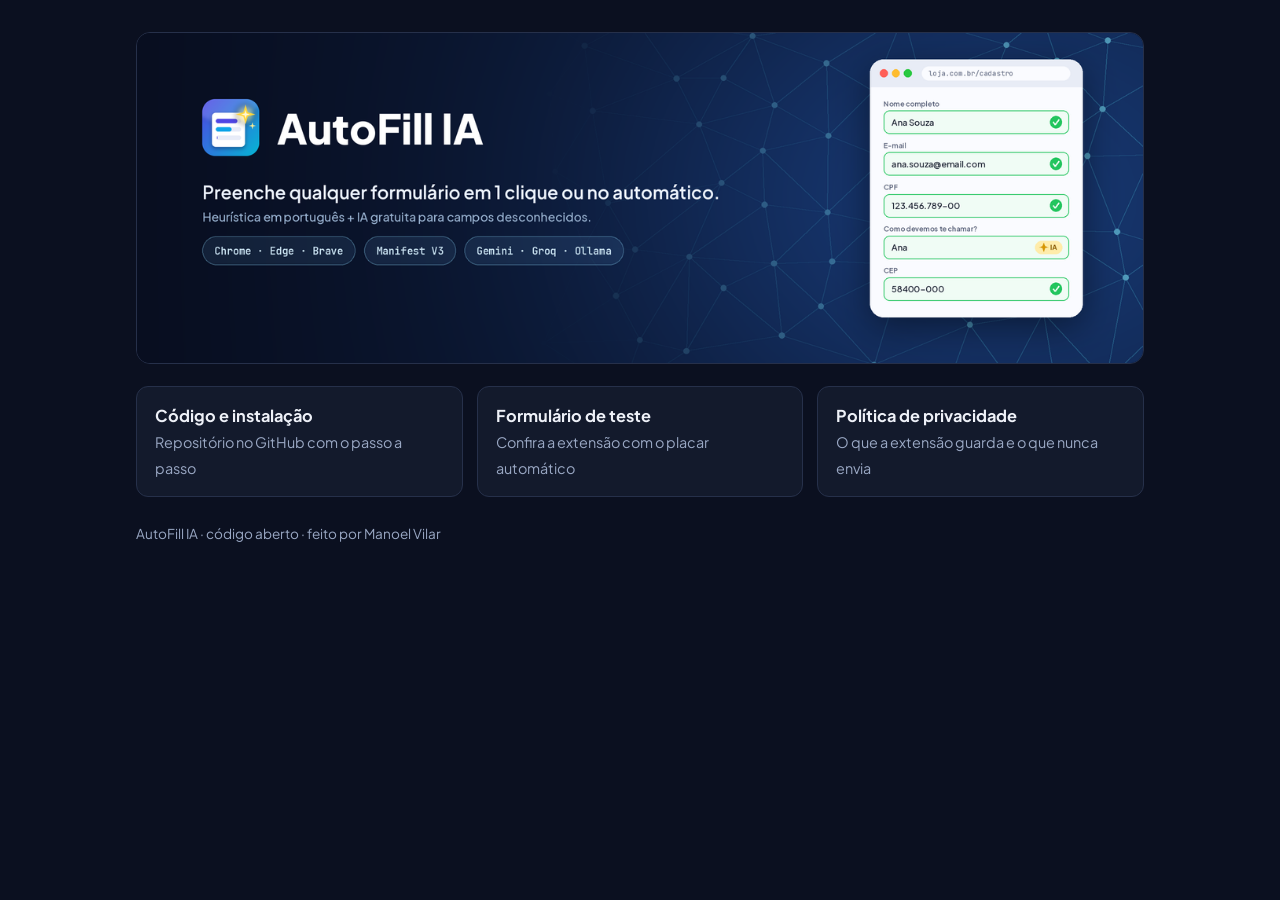
<file: index.html>
<!doctype html>
<html lang="pt-BR">
<head>
<meta charset="utf-8">
<meta name="viewport" content="width=device-width, initial-scale=1">
<title>AutoFill IA</title>
<meta name="description" content="Extensão que preenche formulários em 1 clique ou no automático, com IA gratuita para os campos difíceis.">
<meta property="og:image" content="https://manoelvilar.github.io/autofill-ia/social-preview.png">
<link rel="icon" href="icone.png">
<link rel="stylesheet" href="https://fonts.googleapis.com/css2?family=Plus+Jakarta+Sans:wght@400;600;800&display=swap">
<style>
:root { --bg:#0b1020; --fg:#eef1f8; --muted:#9aa8c4; --line:#26304a; --card:#131a2c; --accent:#8ea0ff; color-scheme: dark; }
* { box-sizing: border-box; }
body { margin:0; background:var(--bg); color:var(--fg); font:16px/1.6 "Plus Jakarta Sans", system-ui, -apple-system, "Segoe UI", sans-serif; }
.wrap { max-width:1040px; margin:0 auto; padding:32px max(16px, env(safe-area-inset-left)) 56px; }
.hero img { width:100%; border-radius:14px; display:block; border:1px solid var(--line); }
.links { display:grid; grid-template-columns:repeat(auto-fit, minmax(230px, 1fr)); gap:14px; margin-top:22px; }
.links a { display:block; background:var(--card); border:1px solid var(--line); border-radius:12px; padding:16px 18px; color:var(--fg); text-decoration:none; }
.links a:hover, .links a:focus-visible { border-color:var(--accent); outline:none; }
.links b { display:block; font-size:1.02rem; }
.links span { color:var(--muted); font-size:.9rem; }
footer { color:var(--muted); font-size:.85rem; margin-top:26px; }
</style>
</head>
<body>
<div class="wrap">
  <div class="hero"><img src="capa.png" alt="AutoFill IA: preenche qualquer formulário em 1 clique ou no automático"></div>
  <nav class="links">
    <a href="https://github.com/ManoelVilar/autofill-ia"><b>Código e instalação</b><span>Repositório no GitHub com o passo a passo</span></a>
    <a href="teste.html"><b>Formulário de teste</b><span>Confira a extensão com o placar automático</span></a>
    <a href="privacidade.html"><b>Política de privacidade</b><span>O que a extensão guarda e o que nunca envia</span></a>
  </nav>
  <footer>AutoFill IA · código aberto · feito por Manoel Vilar</footer>
</div>
</body>
</html>
</file>
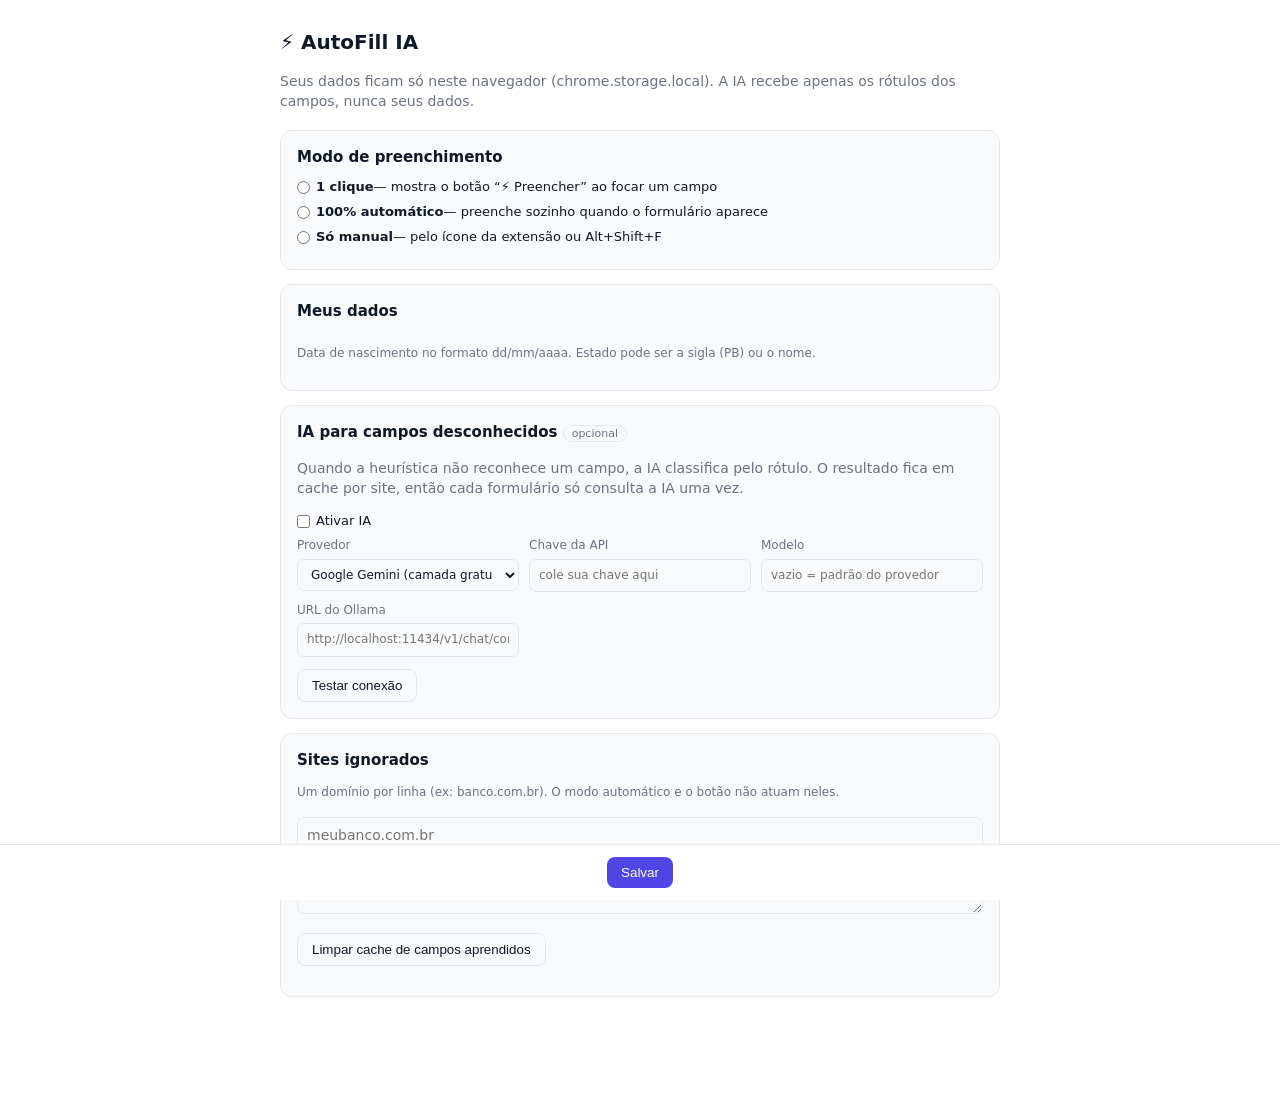
<file: options.html>
<!doctype html>
<html lang="pt-BR">
<head>
<meta charset="utf-8">
<title>AutoFill IA — Configurações</title>
<link rel="stylesheet" href="style.css">
</head>
<body class="page">
  <header>
    <h1>⚡ AutoFill IA</h1>
    <p class="muted">Seus dados ficam só neste navegador (chrome.storage.local). A IA recebe apenas os rótulos dos campos, nunca seus dados.</p>
  </header>

  <section>
    <h2>Modo de preenchimento</h2>
    <div class="modes">
      <label><input type="radio" name="mode" value="click"> <b>1 clique</b> — mostra o botão “⚡ Preencher” ao focar um campo</label>
      <label><input type="radio" name="mode" value="auto"> <b>100% automático</b> — preenche sozinho quando o formulário aparece</label>
      <label><input type="radio" name="mode" value="off"> <b>Só manual</b> — pelo ícone da extensão ou Alt+Shift+F</label>
    </div>
  </section>

  <section>
    <h2>Meus dados</h2>
    <div id="profile" class="grid"></div>
    <p class="muted small">Data de nascimento no formato dd/mm/aaaa. Estado pode ser a sigla (PB) ou o nome.</p>
  </section>

  <section>
    <h2>IA para campos desconhecidos <span class="tag">opcional</span></h2>
    <p class="muted">Quando a heurística não reconhece um campo, a IA classifica pelo rótulo. O resultado fica em cache por site, então cada formulário só consulta a IA uma vez.</p>
    <label class="row"><input type="checkbox" id="aiEnabled"> Ativar IA</label>
    <div class="grid">
      <label>Provedor
        <select id="aiProvider">
          <option value="gemini">Google Gemini (camada gratuita)</option>
          <option value="groq">Groq (camada gratuita)</option>
          <option value="openrouter">OpenRouter (modelos :free)</option>
          <option value="ollamacloud">Ollama Cloud (chave em ollama.com)</option>
          <option value="ollama">Ollama (local, 100% grátis/offline)</option>
        </select>
      </label>
      <label>Chave da API <input type="password" id="aiKey" placeholder="cole sua chave aqui" autocomplete="off"></label>
      <label>Modelo <input type="text" id="aiModel" placeholder="vazio = padrão do provedor"></label>
      <label id="baseUrlWrap">URL do Ollama <input type="text" id="aiBaseUrl" placeholder="http://localhost:11434/v1/chat/completions"></label>
    </div>
    <p class="muted small" id="providerHelp"></p>
    <button id="testAI" class="secondary">Testar conexão</button> <span id="testResult" class="small"></span>
  </section>

  <section>
    <h2>Sites ignorados</h2>
    <p class="muted small">Um domínio por linha (ex: banco.com.br). O modo automático e o botão não atuam neles.</p>
    <textarea id="blacklist" rows="4" placeholder="meubanco.com.br"></textarea>
    <p><button id="clearCache" class="secondary">Limpar cache de campos aprendidos</button></p>
  </section>

  <footer>
    <button id="save">Salvar</button> <span id="saved" class="ok"></span>
  </footer>

  <script src="fields.js"></script>
  <script src="options.js"></script>
</body>
</html>
</file>
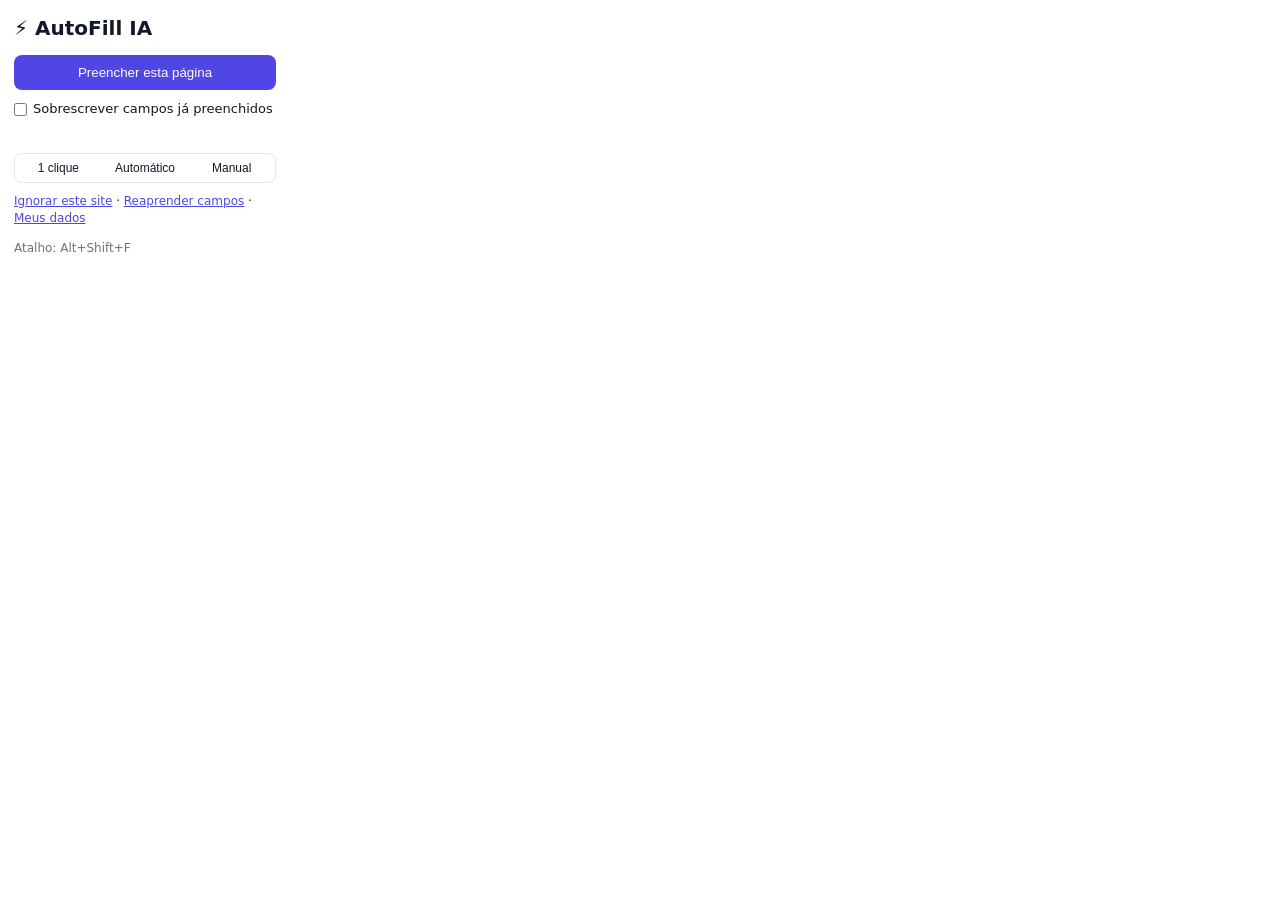
<file: popup.html>
<!doctype html>
<html lang="pt-BR">
<head>
<meta charset="utf-8">
<link rel="stylesheet" href="style.css">
</head>
<body class="popup">
  <h1>⚡ AutoFill IA</h1>
  <button id="fill">Preencher esta página</button>
  <label class="row small"><input type="checkbox" id="overwrite"> Sobrescrever campos já preenchidos</label>
  <div id="status" class="small muted"></div>

  <div class="seg" id="modes">
    <button data-mode="click">1 clique</button>
    <button data-mode="auto">Automático</button>
    <button data-mode="off">Manual</button>
  </div>

  <div class="links small">
    <a href="#" id="toggleSite">Ignorar este site</a> ·
    <a href="#" id="relearn">Reaprender campos</a> ·
    <a href="#" id="opts">Meus dados</a>
  </div>
  <p class="small muted">Atalho: Alt+Shift+F</p>
  <script src="popup.js"></script>
</body>
</html>
</file>
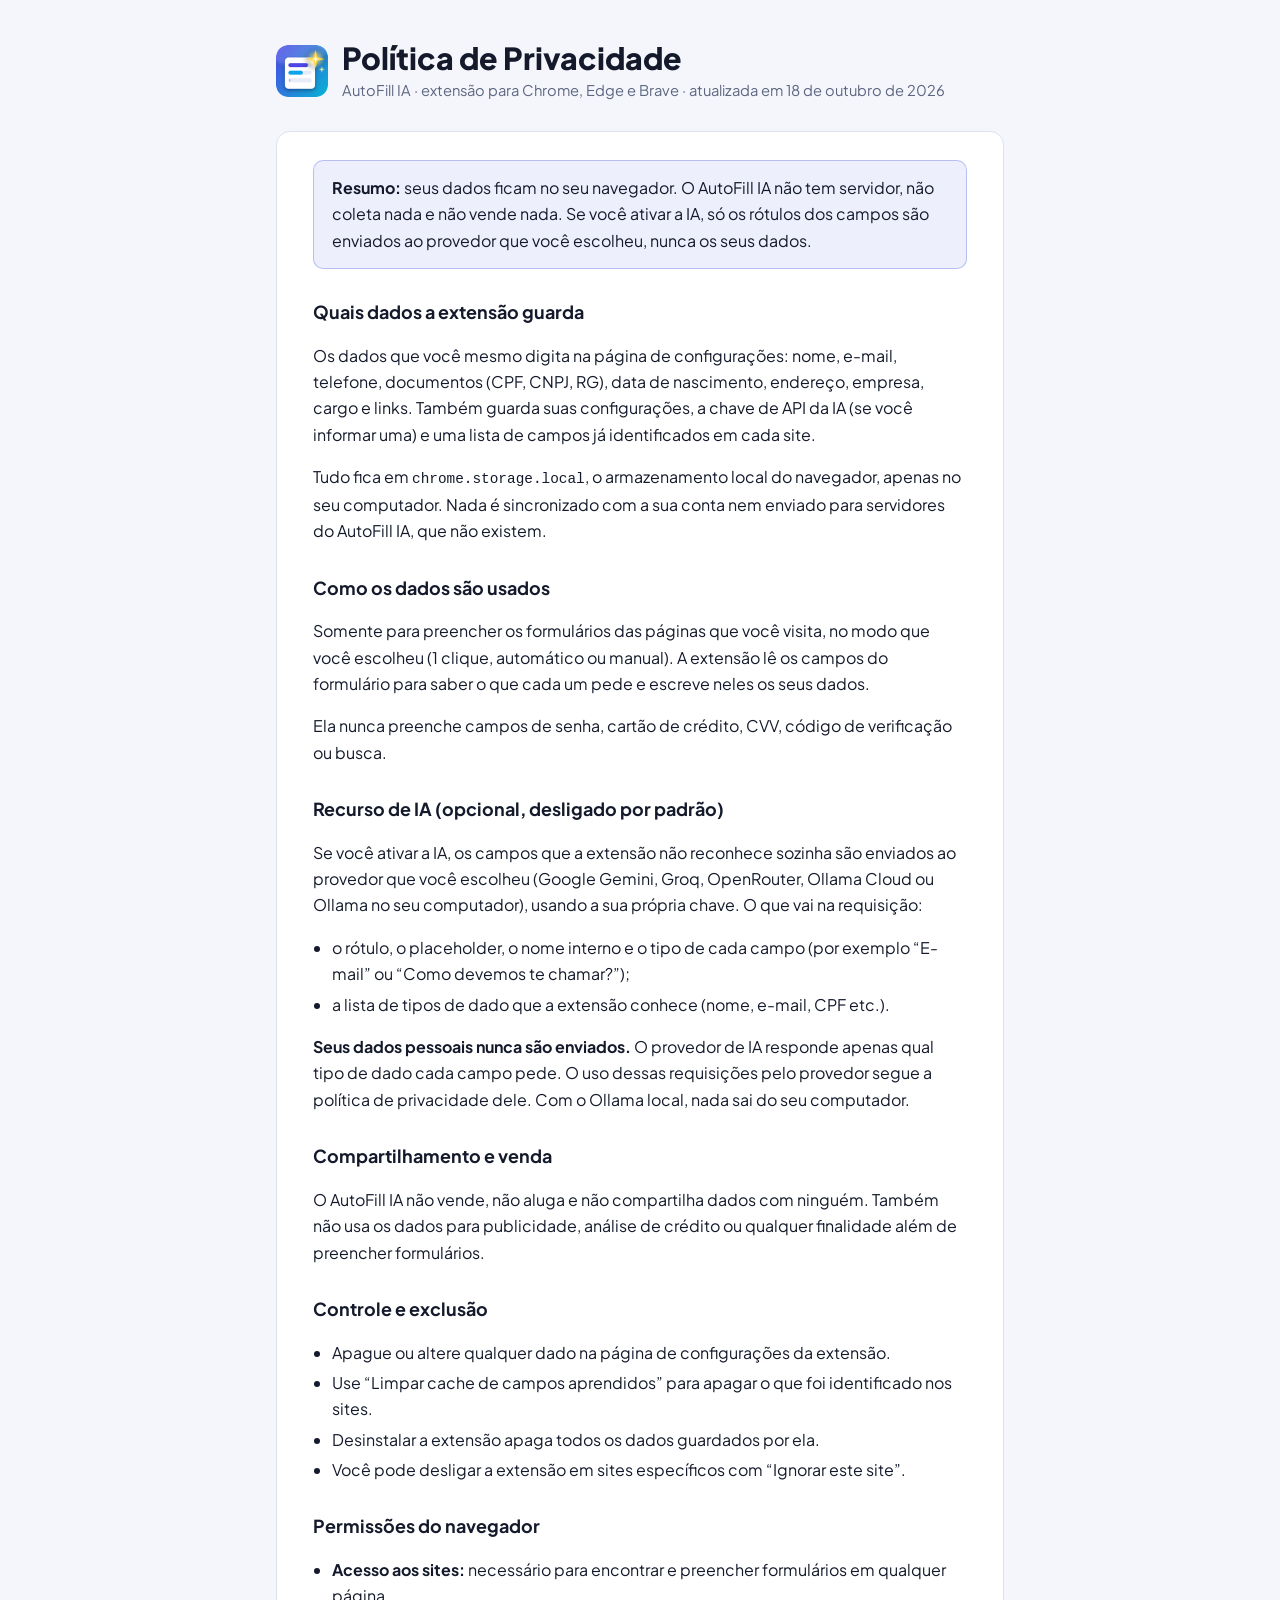
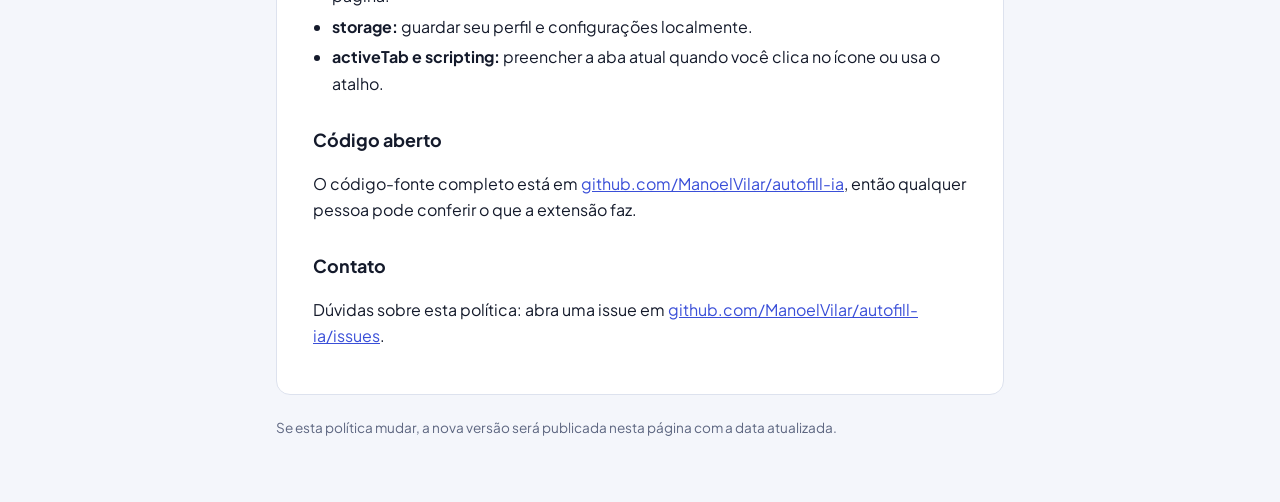
<file: privacidade.html>
<!doctype html>
<html lang="pt-BR">
<head>
<meta charset="utf-8">
<meta name="viewport" content="width=device-width, initial-scale=1">
<title>Política de Privacidade — AutoFill IA</title>
<link rel="icon" href="icone.png">
<link rel="stylesheet" href="https://fonts.googleapis.com/css2?family=Plus+Jakarta+Sans:wght@400;600;800&display=swap">
<style>
:root { --bg:#f4f6fb; --card:#fff; --fg:#141a2b; --muted:#5d6680; --line:#dde2ee; --accent:#3a4fd8; }
@media (prefers-color-scheme: dark) { :root { --bg:#0b1020; --card:#131a2c; --fg:#e6e9f2; --muted:#9aa4bd; --line:#26304a; --accent:#8ea0ff; color-scheme: dark; } }
* { box-sizing: border-box; }
body { margin:0; background:var(--bg); color:var(--fg); font:16px/1.65 "Plus Jakarta Sans", system-ui, -apple-system, "Segoe UI", sans-serif; }
.wrap { max-width:760px; margin:0 auto; padding:40px max(16px, env(safe-area-inset-left)) 64px; }
header { display:flex; align-items:center; gap:14px; margin-bottom:28px; }
header img { width:52px; height:52px; border-radius:12px; }
h1 { font-size:1.9rem; line-height:1.2; margin:0; font-weight:800; }
.sub { color:var(--muted); margin:2px 0 0; font-size:.92rem; }
article { background:var(--card); border:1px solid var(--line); border-radius:14px; padding:28px clamp(18px, 4vw, 36px); }
h2 { font-size:1.12rem; margin:28px 0 8px; }
h2:first-child { margin-top:0; }
p, li { max-width:66ch; }
ul { padding-left:1.2em; }
li { margin:4px 0; }
.tldr { background:color-mix(in srgb, var(--accent) 9%, transparent); border:1px solid color-mix(in srgb, var(--accent) 30%, transparent); border-radius:10px; padding:14px 18px; margin-bottom:8px; }
a { color:var(--accent); }
footer { color:var(--muted); font-size:.85rem; margin-top:22px; }
code { font-size:.9em; }
</style>
</head>
<body>
<div class="wrap">
  <header>
    <img src="icone.png" alt="">
    <div>
      <h1>Política de Privacidade</h1>
      <p class="sub">AutoFill IA · extensão para Chrome, Edge e Brave · atualizada em 18 de outubro de 2026</p>
    </div>
  </header>

  <article>
    <div class="tldr"><b>Resumo:</b> seus dados ficam no seu navegador. O AutoFill IA não tem servidor, não coleta nada e não vende nada. Se você ativar a IA, só os rótulos dos campos são enviados ao provedor que você escolheu, nunca os seus dados.</div>

    <h2>Quais dados a extensão guarda</h2>
    <p>Os dados que você mesmo digita na página de configurações: nome, e-mail, telefone, documentos (CPF, CNPJ, RG), data de nascimento, endereço, empresa, cargo e links. Também guarda suas configurações, a chave de API da IA (se você informar uma) e uma lista de campos já identificados em cada site.</p>
    <p>Tudo fica em <code>chrome.storage.local</code>, o armazenamento local do navegador, apenas no seu computador. Nada é sincronizado com a sua conta nem enviado para servidores do AutoFill IA, que não existem.</p>

    <h2>Como os dados são usados</h2>
    <p>Somente para preencher os formulários das páginas que você visita, no modo que você escolheu (1 clique, automático ou manual). A extensão lê os campos do formulário para saber o que cada um pede e escreve neles os seus dados.</p>
    <p>Ela nunca preenche campos de senha, cartão de crédito, CVV, código de verificação ou busca.</p>

    <h2>Recurso de IA (opcional, desligado por padrão)</h2>
    <p>Se você ativar a IA, os campos que a extensão não reconhece sozinha são enviados ao provedor que você escolheu (Google Gemini, Groq, OpenRouter, Ollama Cloud ou Ollama no seu computador), usando a sua própria chave. O que vai na requisição:</p>
    <ul>
      <li>o rótulo, o placeholder, o nome interno e o tipo de cada campo (por exemplo “E-mail” ou “Como devemos te chamar?”);</li>
      <li>a lista de tipos de dado que a extensão conhece (nome, e-mail, CPF etc.).</li>
    </ul>
    <p><b>Seus dados pessoais nunca são enviados.</b> O provedor de IA responde apenas qual tipo de dado cada campo pede. O uso dessas requisições pelo provedor segue a política de privacidade dele. Com o Ollama local, nada sai do seu computador.</p>

    <h2>Compartilhamento e venda</h2>
    <p>O AutoFill IA não vende, não aluga e não compartilha dados com ninguém. Também não usa os dados para publicidade, análise de crédito ou qualquer finalidade além de preencher formulários.</p>

    <h2>Controle e exclusão</h2>
    <ul>
      <li>Apague ou altere qualquer dado na página de configurações da extensão.</li>
      <li>Use “Limpar cache de campos aprendidos” para apagar o que foi identificado nos sites.</li>
      <li>Desinstalar a extensão apaga todos os dados guardados por ela.</li>
      <li>Você pode desligar a extensão em sites específicos com “Ignorar este site”.</li>
    </ul>

    <h2>Permissões do navegador</h2>
    <ul>
      <li><b>Acesso aos sites:</b> necessário para encontrar e preencher formulários em qualquer página.</li>
      <li><b>storage:</b> guardar seu perfil e configurações localmente.</li>
      <li><b>activeTab e scripting:</b> preencher a aba atual quando você clica no ícone ou usa o atalho.</li>
    </ul>

    <h2>Código aberto</h2>
    <p>O código-fonte completo está em <a href="https://github.com/ManoelVilar/autofill-ia">github.com/ManoelVilar/autofill-ia</a>, então qualquer pessoa pode conferir o que a extensão faz.</p>

    <h2>Contato</h2>
    <p>Dúvidas sobre esta política: abra uma issue em <a href="https://github.com/ManoelVilar/autofill-ia/issues">github.com/ManoelVilar/autofill-ia/issues</a>.</p>
  </article>

  <footer>Se esta política mudar, a nova versão será publicada nesta página com a data atualizada.</footer>
</div>
</body>
</html>
</file>
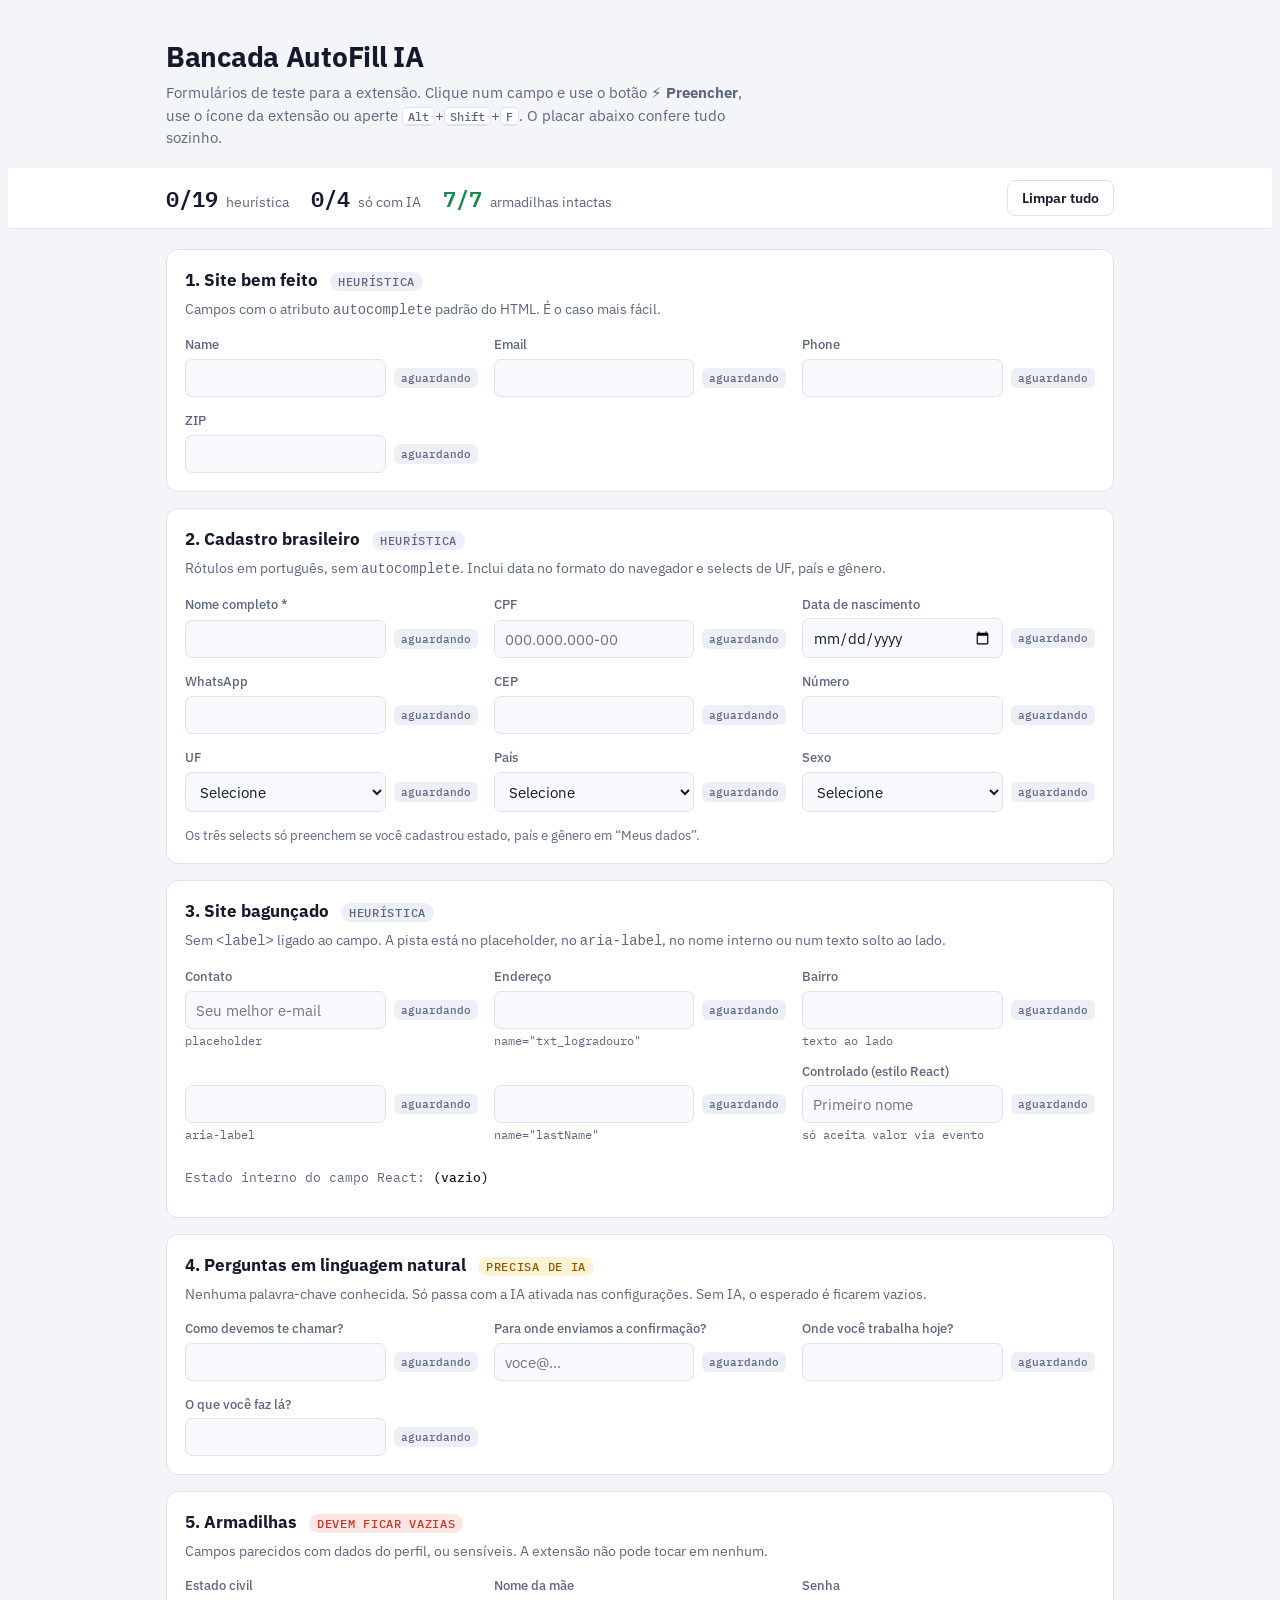
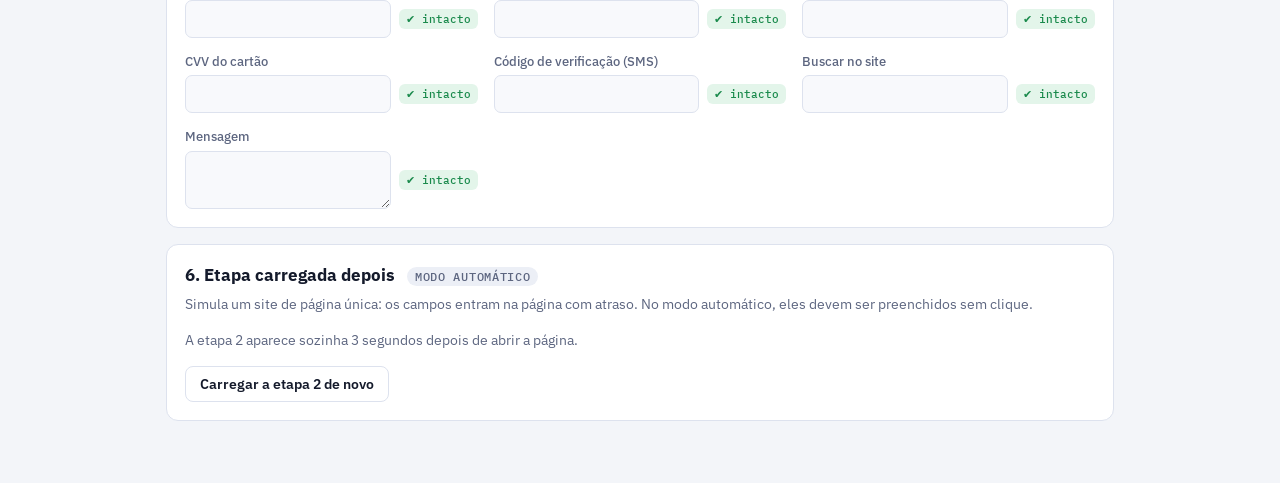
<file: teste.html>
<!doctype html><html lang="pt-BR"><head><meta charset="utf-8"><meta name="viewport" content="width=device-width, initial-scale=1">
<title>Bancada AutoFill IA</title>
<meta name="claude:viewport-fit-sides" content="cover">
<link rel="preconnect" href="https://fonts.googleapis.com">
<link rel="stylesheet" href="https://fonts.googleapis.com/css2?family=IBM+Plex+Sans:wght@400;500;600;700&family=IBM+Plex+Mono:wght@400;500&display=swap">
<style>
/* Layout: bancada de testes — placar fixo no topo, casos de teste empilhados em colunas de campos */
:root {
  --bg: #f3f5f9;
  --surface: #ffffff;
  --fg: #141a2b;
  --muted: #5d6680;
  --line: #dde2ee;
  --field: #f8f9fc;
  --accent: #2f4fd8;
  --ok: #1a8a4c;
  --ok-bg: #e3f5ea;
  --bad: #c4352b;
  --bad-bg: #fbe6e3;
  --wait-bg: #eceff6;
  --ai: #8a5a00;
  --ai-bg: #fff2d6;
  --sans: "IBM Plex Sans", system-ui, -apple-system, "Segoe UI", sans-serif;
  --mono: "IBM Plex Mono", ui-monospace, Consolas, monospace;
}
@media (prefers-color-scheme: dark) {
  :root:not([data-theme="light"]) {
    --bg: #0f131c; --surface: #171c28; --fg: #e6e9f2; --muted: #98a1b8; --line: #2a3142; --field: #1d2331;
    --accent: #7d95ff; --ok: #5bd18f; --ok-bg: #173325; --bad: #ff8a80; --bad-bg: #3a1d1b; --wait-bg: #232a3a;
    --ai: #ffcf70; --ai-bg: #3a2e14; color-scheme: dark;
  }
}
:root[data-theme="dark"] {
  --bg: #0f131c; --surface: #171c28; --fg: #e6e9f2; --muted: #98a1b8; --line: #2a3142; --field: #1d2331;
  --accent: #7d95ff; --ok: #5bd18f; --ok-bg: #173325; --bad: #ff8a80; --bad-bg: #3a1d1b; --wait-bg: #232a3a;
  --ai: #ffcf70; --ai-bg: #3a2e14; color-scheme: dark;
}
* { box-sizing: border-box; }
body { background: var(--bg); color: var(--fg); font: 15px/1.5 var(--sans); }
body::before { content: ""; position: fixed; inset: 0 0 auto; height: env(safe-area-inset-top, 0px); z-index: 10; background: var(--surface); }
.wrap { max-width: 980px; margin: 0 auto; padding-left: max(16px, env(safe-area-inset-left, 0px)); padding-right: max(16px, env(safe-area-inset-right, 0px)); }

header.top { padding-block: 28px 18px; }
h1 { font-size: 1.75rem; margin: 0 0 4px; letter-spacing: -0.01em; text-wrap: balance; }
.lead { color: var(--muted); margin: 0; max-width: 64ch; }
kbd { font: 500 0.82em var(--mono); background: var(--surface); border: 1px solid var(--line); border-bottom-width: 2px; border-radius: 5px; padding: 0 5px; }

.score { position: sticky; top: env(safe-area-inset-top, 0px); z-index: 5; background: var(--surface); border-bottom: 1px solid var(--line); }
.score .wrap { display: flex; flex-wrap: wrap; align-items: center; gap: 10px 22px; padding-block: 12px; }
.meter { display: flex; align-items: baseline; gap: 8px; }
.meter b { font: 600 1.35rem var(--mono); font-variant-numeric: tabular-nums; }
.meter span { color: var(--muted); font-size: 0.85rem; }
.meter.ok b { color: var(--ok); } .meter.bad b { color: var(--bad); }
.score .spacer { flex: 1; }
button { font: 600 0.88rem var(--sans); border-radius: 8px; padding: 8px 14px; cursor: pointer; border: 1px solid var(--line); background: var(--surface); color: var(--fg); }
button.primary { background: var(--accent); border-color: var(--accent); color: var(--bg); }
button:focus-visible, input:focus-visible, select:focus-visible, textarea:focus-visible { outline: 2px solid var(--accent); outline-offset: 2px; }

main { display: grid; gap: 16px; padding-block: 20px 60px; }
.case { background: var(--surface); border: 1px solid var(--line); border-radius: 12px; padding: 18px; display: grid; gap: 14px; }
.case-head { display: flex; flex-wrap: wrap; align-items: baseline; gap: 6px 12px; }
.case-head h2 { font-size: 1.05rem; margin: 0; }
.case-head p { color: var(--muted); font-size: 0.86rem; margin: 0; flex-basis: 100%; }
.tag { font: 500 0.72rem var(--mono); text-transform: uppercase; letter-spacing: 0.06em; padding: 2px 8px; border-radius: 99px; background: var(--wait-bg); color: var(--muted); }
.tag.ai { background: var(--ai-bg); color: var(--ai); }
.tag.trap { background: var(--bad-bg); color: var(--bad); }

form.grid { display: grid; grid-template-columns: repeat(auto-fill, minmax(260px, 1fr)); gap: 14px 16px; margin: 0; }
.row { display: grid; grid-template-columns: 1fr auto; grid-template-rows: auto auto; column-gap: 8px; row-gap: 4px; align-items: center; min-width: 0; }
.row > label, .row > .lbl { grid-column: 1 / -1; font-size: 0.82rem; font-weight: 500; color: var(--muted); }
.row > input, .row > select, .row > textarea { grid-column: 1; min-width: 0; width: 100%; font: 0.95rem var(--sans); color: var(--fg); background: var(--field); border: 1px solid var(--line); border-radius: 7px; padding: 8px 10px; }
.row > textarea { resize: vertical; min-height: 40px; }
.code { font: 0.72rem var(--mono); color: var(--muted); grid-column: 1 / -1; overflow-wrap: anywhere; }
.chip { grid-column: 2; grid-row: 2; font: 500 0.7rem var(--mono); padding: 3px 7px; border-radius: 6px; white-space: nowrap; background: var(--wait-bg); color: var(--muted); }
.chip.ok { background: var(--ok-bg); color: var(--ok); }
.chip.bad { background: var(--bad-bg); color: var(--bad); }
.state { font: 0.8rem var(--mono); color: var(--muted); }
.state b { color: var(--fg); font-weight: 500; }
.note { font-size: 0.82rem; color: var(--muted); margin: 0; }
#dyn-slot:empty::before { content: "A etapa 2 aparece sozinha 3 segundos depois de abrir a página."; color: var(--muted); font-size: 0.86rem; }
@media (prefers-reduced-motion: no-preference) { .appear { animation: in .4s ease; } @keyframes in { from { opacity: .3; transform: translateY(4px); } } }
</style></head><body>

<header class="top wrap">
  <h1>Bancada AutoFill IA</h1>
  <p class="lead">Formulários de teste para a extensão. Clique num campo e use o botão <b>⚡ Preencher</b>, use o ícone da extensão ou aperte <kbd>Alt</kbd>+<kbd>Shift</kbd>+<kbd>F</kbd>. O placar abaixo confere tudo sozinho.</p>
</header>

<div class="score">
  <div class="wrap">
    <div class="meter" id="m-heur"><b>0/0</b><span>heurística</span></div>
    <div class="meter" id="m-ia"><b>0/0</b><span>só com IA</span></div>
    <div class="meter" id="m-trap"><b>0/0</b><span>armadilhas intactas</span></div>
    <div class="spacer"></div>
    <button type="button" id="reset">Limpar tudo</button>
  </div>
</div>

<main class="wrap">

  <section class="case">
    <div class="case-head"><h2>1. Site bem feito</h2><span class="tag">heurística</span>
      <p>Campos com o atributo <code>autocomplete</code> padrão do HTML. É o caso mais fácil.</p></div>
    <form class="grid" id="f1">
      <div class="row"><label for="c1">Name</label><input id="c1" autocomplete="name" data-expect="fill" data-group="heur"><span class="chip"></span></div>
      <div class="row"><label for="c2">Email</label><input id="c2" type="email" autocomplete="email" data-expect="fill" data-group="heur"><span class="chip"></span></div>
      <div class="row"><label for="c3">Phone</label><input id="c3" type="tel" autocomplete="tel" data-expect="fill" data-group="heur"><span class="chip"></span></div>
      <div class="row"><label for="c4">ZIP</label><input id="c4" autocomplete="postal-code" data-expect="fill" data-group="heur"><span class="chip"></span></div>
    </form>
  </section>

  <section class="case">
    <div class="case-head"><h2>2. Cadastro brasileiro</h2><span class="tag">heurística</span>
      <p>Rótulos em português, sem <code>autocomplete</code>. Inclui data no formato do navegador e selects de UF, país e gênero.</p></div>
    <form class="grid" id="f2">
      <div class="row"><label for="p1">Nome completo *</label><input id="p1" name="nm_cliente" data-expect="fill" data-group="heur"><span class="chip"></span></div>
      <div class="row"><label for="p2">CPF</label><input id="p2" name="doc" placeholder="000.000.000-00" data-expect="fill" data-group="heur"><span class="chip"></span></div>
      <div class="row"><label for="p3">Data de nascimento</label><input id="p3" type="date" name="dt" data-expect="fill" data-group="heur"><span class="chip"></span></div>
      <div class="row"><label for="p4">WhatsApp</label><input id="p4" name="zap" data-expect="fill" data-group="heur"><span class="chip"></span></div>
      <div class="row"><label for="p5">CEP</label><input id="p5" name="c" data-expect="fill" data-group="heur"><span class="chip"></span></div>
      <div class="row"><label for="p6">Número</label><input id="p6" name="n" data-expect="fill" data-group="heur"><span class="chip"></span></div>
      <div class="row"><label for="p7">UF</label>
        <select id="p7" name="uf" data-expect="fill" data-group="heur">
          <option value="">Selecione</option><option value="1">Bahia</option><option value="2">Ceará</option><option value="3">Paraíba</option><option value="4">Pernambuco</option><option value="5">Rio de Janeiro</option><option value="6">São Paulo</option>
        </select><span class="chip"></span></div>
      <div class="row"><label for="p8">País</label>
        <select id="p8" name="pais" data-expect="fill" data-group="heur"><option value="">Selecione</option><option value="AR">Argentina</option><option value="BR">Brasil</option><option value="PT">Portugal</option></select><span class="chip"></span></div>
      <div class="row"><label for="p9">Sexo</label>
        <select id="p9" name="sx" data-expect="fill" data-group="heur"><option value="">Selecione</option><option value="F">Feminino</option><option value="M">Masculino</option><option value="O">Outro</option></select><span class="chip"></span></div>
    </form>
    <p class="note">Os três selects só preenchem se você cadastrou estado, país e gênero em “Meus dados”.</p>
  </section>

  <section class="case">
    <div class="case-head"><h2>3. Site bagunçado</h2><span class="tag">heurística</span>
      <p>Sem <code>&lt;label&gt;</code> ligado ao campo. A pista está no placeholder, no <code>aria-label</code>, no nome interno ou num texto solto ao lado.</p></div>
    <form class="grid" id="f3">
      <div class="row"><span class="lbl">Contato</span><input name="fld_x1" placeholder="Seu melhor e-mail" data-expect="fill" data-group="heur"><span class="code">placeholder</span><span class="chip"></span></div>
      <div class="row"><span class="lbl">Endereço</span><input name="txt_logradouro" data-expect="fill" data-group="heur"><span class="code">name="txt_logradouro"</span><span class="chip"></span></div>
      <div class="row"><span class="lbl">Bairro</span><input name="q7" data-expect="fill" data-group="heur"><span class="code">texto ao lado</span><span class="chip"></span></div>
      <div class="row"><span class="lbl">&nbsp;</span><input aria-label="Cidade" name="q8" data-expect="fill" data-group="heur"><span class="code">aria-label</span><span class="chip"></span></div>
      <div class="row"><span class="lbl">&nbsp;</span><input name="lastName" placeholder="" data-expect="fill" data-group="heur"><span class="code">name="lastName"</span><span class="chip"></span></div>
      <div class="row"><span class="lbl">Controlado (estilo React)</span><input id="react" data-expect="fill" data-group="heur" placeholder="Primeiro nome"><span class="code">só aceita valor via evento</span><span class="chip"></span></div>
    </form>
    <p class="state">Estado interno do campo React: <b id="react-state">(vazio)</b></p>
  </section>

  <section class="case">
    <div class="case-head"><h2>4. Perguntas em linguagem natural</h2><span class="tag ai">precisa de IA</span>
      <p>Nenhuma palavra-chave conhecida. Só passa com a IA ativada nas configurações. Sem IA, o esperado é ficarem vazios.</p></div>
    <form class="grid" id="f4">
      <div class="row"><label for="a1">Como devemos te chamar?</label><input id="a1" name="k1" data-expect="fill" data-group="ia"><span class="chip"></span></div>
      <div class="row"><label for="a2">Para onde enviamos a confirmação?</label><input id="a2" name="k2" placeholder="voce@..." data-expect="fill" data-group="ia"><span class="chip"></span></div>
      <div class="row"><label for="a3">Onde você trabalha hoje?</label><input id="a3" name="k3" data-expect="fill" data-group="ia"><span class="chip"></span></div>
      <div class="row"><label for="a4">O que você faz lá?</label><input id="a4" name="k4" data-expect="fill" data-group="ia"><span class="chip"></span></div>
    </form>
  </section>

  <section class="case">
    <div class="case-head"><h2>5. Armadilhas</h2><span class="tag trap">devem ficar vazias</span>
      <p>Campos parecidos com dados do perfil, ou sensíveis. A extensão não pode tocar em nenhum.</p></div>
    <form class="grid" id="f5">
      <div class="row"><label for="t1">Estado civil</label><input id="t1" name="estado_civil" data-expect="empty" data-group="trap"><span class="chip"></span></div>
      <div class="row"><label for="t2">Nome da mãe</label><input id="t2" name="nome_mae" data-expect="empty" data-group="trap"><span class="chip"></span></div>
      <div class="row"><label for="t3">Senha</label><input id="t3" type="password" name="senha" data-expect="empty" data-group="trap"><span class="chip"></span></div>
      <div class="row"><label for="t4">CVV do cartão</label><input id="t4" name="cvv" autocomplete="cc-csc" data-expect="empty" data-group="trap"><span class="chip"></span></div>
      <div class="row"><label for="t5">Código de verificação (SMS)</label><input id="t5" name="otp" autocomplete="one-time-code" data-expect="empty" data-group="trap"><span class="chip"></span></div>
      <div class="row"><label for="t6">Buscar no site</label><input id="t6" type="search" name="q" data-expect="empty" data-group="trap"><span class="chip"></span></div>
      <div class="row"><label for="t7">Mensagem</label><textarea id="t7" name="mensagem" data-expect="empty" data-group="trap"></textarea><span class="chip"></span></div>
    </form>
  </section>

  <section class="case">
    <div class="case-head"><h2>6. Etapa carregada depois</h2><span class="tag">modo automático</span>
      <p>Simula um site de página única: os campos entram na página com atraso. No modo automático, eles devem ser preenchidos sem clique.</p></div>
    <div id="dyn-slot"></div>
    <div><button type="button" id="redo">Carregar a etapa 2 de novo</button></div>
  </section>
</main>

<script>
(() => {
  const $ = (s, r = document) => r.querySelector(s);
  const filled = (el) => (el.value || "").trim() !== "";

  // Campo controlado: só guarda o valor que chega por evento "input", como no React
  const react = $("#react");
  let reactState = "";
  react.addEventListener("input", (e) => { reactState = e.target.value; renderReact(); });
  function renderReact() {
    react.value = reactState;
    $("#react-state").textContent = reactState ? `"${reactState}"` : "(vazio)";
  }

  function update() {
    const groups = { heur: [0, 0], ia: [0, 0], trap: [0, 0] };
    document.querySelectorAll("[data-expect]").forEach((el) => {
      const want = el.dataset.expect, has = filled(el), g = groups[el.dataset.group];
      const chip = el.parentElement.querySelector(".chip");
      const pass = want === "fill" ? has : !has;
      g[1]++; if (pass) g[0]++;
      if (!chip) return;
      if (want === "fill") { chip.textContent = has ? "✔ preenchido" : "aguardando"; chip.className = "chip" + (has ? " ok" : ""); }
      else { chip.textContent = has ? "✖ não devia" : "✔ intacto"; chip.className = "chip " + (has ? "bad" : "ok"); }
    });
    for (const [k, [a, t]] of Object.entries(groups)) {
      const m = $("#m-" + k);
      m.querySelector("b").textContent = `${a}/${t}`;
      m.className = "meter" + (k === "trap" ? (a === t ? " ok" : " bad") : (a === t && t ? " ok" : ""));
    }
  }

  function addDynamic() {
    $("#dyn-slot").innerHTML = `
      <form class="grid appear" id="f6">
        <div class="row"><label for="d1">Empresa</label><input id="d1" name="empresa" data-expect="fill" data-group="heur"><span class="chip"></span></div>
        <div class="row"><label for="d2">Cargo</label><input id="d2" name="cargo" data-expect="fill" data-group="heur"><span class="chip"></span></div>
        <div class="row"><label for="d3">Complemento</label><input id="d3" name="compl" data-expect="fill" data-group="heur"><span class="chip"></span></div>
      </form>
      <p class="note">Empresa, cargo e complemento só preenchem se estiverem cadastrados em “Meus dados”.</p>`;
    update();
  }
  function scheduleDynamic() { $("#dyn-slot").innerHTML = ""; update(); setTimeout(addDynamic, 3000); }

  $("#redo").addEventListener("click", scheduleDynamic);
  $("#reset").addEventListener("click", () => {
    document.querySelectorAll("form").forEach((f) => f.reset());
    reactState = ""; renderReact(); scheduleDynamic();
  });
  document.addEventListener("input", update, true);
  document.addEventListener("change", update, true);
  setInterval(update, 600); // cobre preenchimentos que não disparam eventos
  document.querySelectorAll("form").forEach((f) => f.addEventListener("submit", (e) => e.preventDefault()));

  renderReact();
  scheduleDynamic();
})();
</script>
</body></html>
</file>
<file: style.css>
:root { --bg:#fff; --fg:#111827; --muted:#6b7280; --line:#e5e7eb; --accent:#4f46e5; --card:#f9fafb; }
@media (prefers-color-scheme: dark) { :root { --bg:#111318; --fg:#e5e7eb; --muted:#9ca3af; --line:#2a2e37; --card:#181b22; --accent:#818cf8; } }
* { box-sizing: border-box; }
body { margin:0; background:var(--bg); color:var(--fg); font:14px/1.45 system-ui, -apple-system, "Segoe UI", sans-serif; }
h1 { font-size:20px; margin:0 0 6px; }
h2 { font-size:15px; margin:0 0 10px; }
a { color:var(--accent); }
.muted { color:var(--muted); } .small { font-size:12px; }
.ok { color:#16a34a; } .err { color:#dc2626; }
.tag { font-size:11px; font-weight:500; background:var(--card); border:1px solid var(--line); border-radius:99px; padding:1px 8px; color:var(--muted); }
button { background:var(--accent); color:#fff; border:0; border-radius:8px; padding:8px 14px; font:600 13px inherit; cursor:pointer; }
button.secondary { background:transparent; color:var(--fg); border:1px solid var(--line); }
input, select, textarea { width:100%; margin-top:4px; padding:7px 9px; border:1px solid var(--line); border-radius:7px; background:var(--card); color:var(--fg); font:inherit; }
input[type=checkbox], input[type=radio] { width:auto; margin:0 6px 0 0; }
label { display:block; font-size:12px; color:var(--muted); }
label.row, .modes label { display:flex; align-items:center; color:var(--fg); font-size:13px; margin:6px 0; }

/* Página de opções */
.page { max-width:760px; margin:0 auto; padding:28px 20px 90px; }
.page header { margin-bottom:18px; }
.page section { background:var(--card); border:1px solid var(--line); border-radius:12px; padding:16px; margin-bottom:14px; }
.grid { display:grid; grid-template-columns:repeat(auto-fill, minmax(210px, 1fr)); gap:10px; }
.page footer { position:fixed; left:0; right:0; bottom:0; padding:12px 20px; background:var(--bg); border-top:1px solid var(--line); text-align:center; }

/* Popup */
.popup { width:290px; padding:14px; }
.popup #fill { width:100%; padding:10px; margin:6px 0 4px; }
.popup #status { min-height:18px; margin:4px 0 10px; }
.seg { display:flex; border:1px solid var(--line); border-radius:8px; overflow:hidden; margin-bottom:10px; }
.seg button { flex:1; background:transparent; color:var(--fg); border-radius:0; padding:7px 4px; font-weight:500; font-size:12px; }
.seg button.active { background:var(--accent); color:#fff; }
.links { margin-bottom:4px; }
</file>
